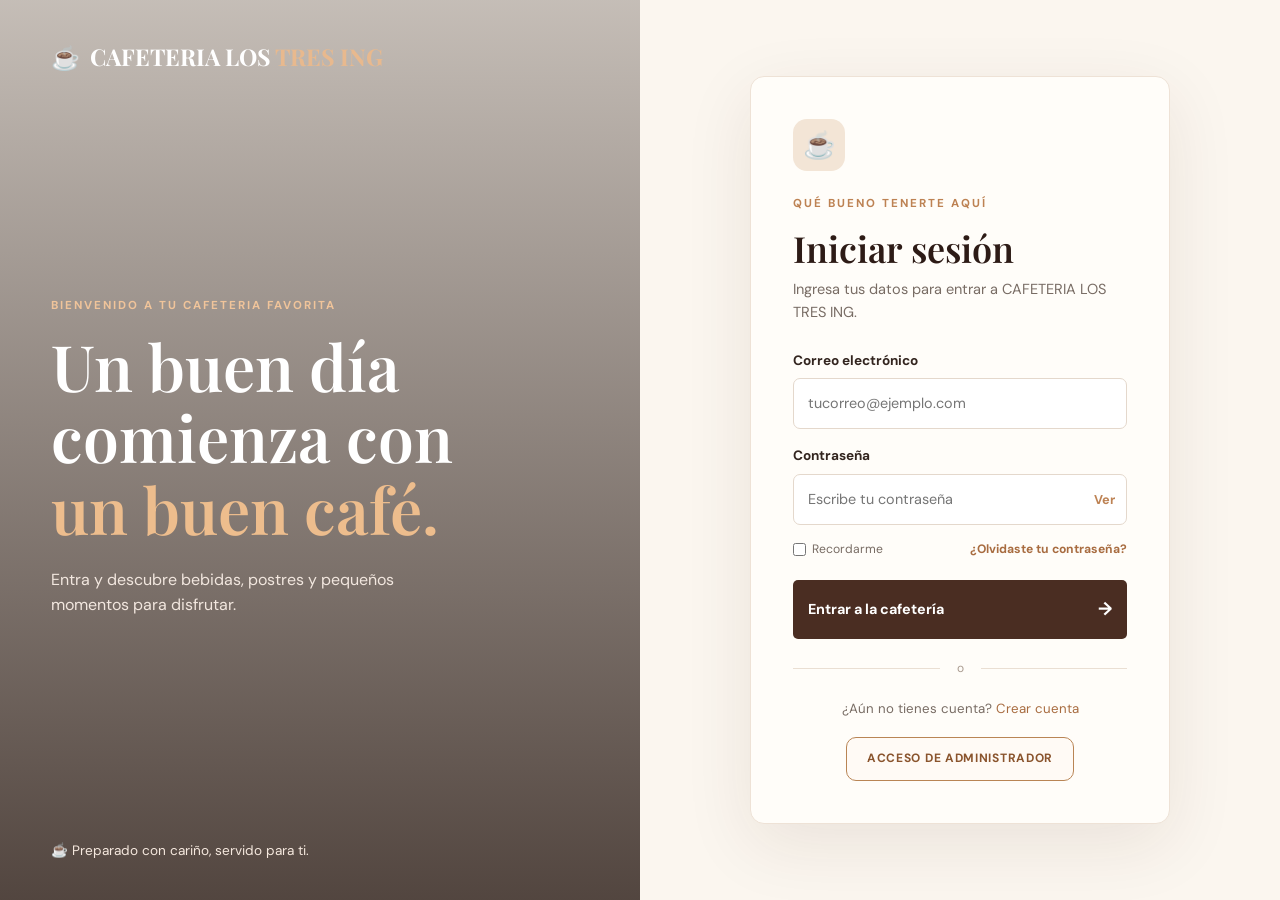
<file: index.html>
<!DOCTYPE html>
<html lang="es">
<head>
  <meta charset="UTF-8">
  <meta name="viewport" content="width=device-width, initial-scale=1.0">
  <title>Iniciar sesión | Cafeteria Los Tres ING</title>
  <link rel="stylesheet" href="styles.css">

  <style>
    .admin-access-box {
      display: flex;
      justify-content: center;
      margin-top: 18px;
    }
    .admin-access-box a {
      display: inline-block;
      padding: 11px 20px;
      border: 1.5px solid #b98555;
      border-radius: 10px;
      background: #fffaf5;
      color: #8a542d;
      font-size: 12px;
      font-weight: 700;
      letter-spacing: .7px;
      text-decoration: none;
      text-align: center;
      transition: background .2s ease, color .2s ease, transform .2s ease;
    }
    .admin-access-box a:hover {
      background: #8a542d;
      color: #fff;
      transform: translateY(-1px);
    }
  </style>

</head>
<body class="login-page">
  <main class="login-shell">
    <section class="login-visual">
      <a class="logo login-logo" href="index.html"><span class="logo-icon">☕</span> CAFETERIA LOS <span>TRES ING</span></a>
      <div class="login-visual-copy">
        <p class="eyebrow">BIENVENIDO A TU CAFETERIA FAVORITA</p>
        <h1>Un buen día<br>comienza con<br><span>un buen café.</span></h1>
        <p>Entra y descubre bebidas, postres y pequeños momentos para disfrutar.</p>
      </div>
      <p class="login-caption">☕ Preparado con cariño, servido para ti.</p>
    </section>

    <section class="login-form-side">
      <form class="login-card" id="loginForm">
        <div class="login-mark">☕</div>
        <p class="eyebrow">QUÉ BUENO TENERTE AQUÍ</p>
        <h2>Iniciar sesión</h2>
        <p class="login-intro" id="loginIntro">Ingresa tus datos para entrar a CAFETERIA LOS TRES ING.</p>

        <label for="email">Correo electrónico</label>
        <input id="email" name="email" type="email" placeholder="tucorreo@ejemplo.com" autocomplete="username" required>

        <div id="nameField" class="register-field" hidden>
          <label for="fullName">Nombre completo</label>
          <input id="fullName" name="fullName" type="text" placeholder="Tu nombre" autocomplete="name">
        </div>

        <label for="password">Contraseña</label>
        <div class="password-wrap">
          <input id="password" name="password" type="password" placeholder="Escribe tu contraseña" autocomplete="current-password" required minlength="4">
          <button type="button" id="togglePassword" class="show-password" aria-label="Mostrar contraseña">Ver</button>
        </div>

        <div class="login-options">
          <label class="remember"><input type="checkbox" id="remember"> Recordarme</label>
          <a href="#" id="forgotLink">¿Olvidaste tu contraseña?</a>
        </div>

        <p class="form-message" id="formMessage" role="status"></p>
        <button class="button button-primary login-submit" type="submit">Entrar a la cafetería <span>→</span></button>

        <div class="login-divider"><span>o</span></div>
        <p class="register-copy" id="registerCopy">¿Aún no tienes cuenta? <button type="button" id="showRegister">Crear cuenta</button></p>
        <div class="admin-access-box">
          <a href="admin.html">ACCESO DE ADMINISTRADOR</a>
        </div>
      </form>
    </section>
  </main>
  <script src="login.js"></script>
</body>
</html>
</file>
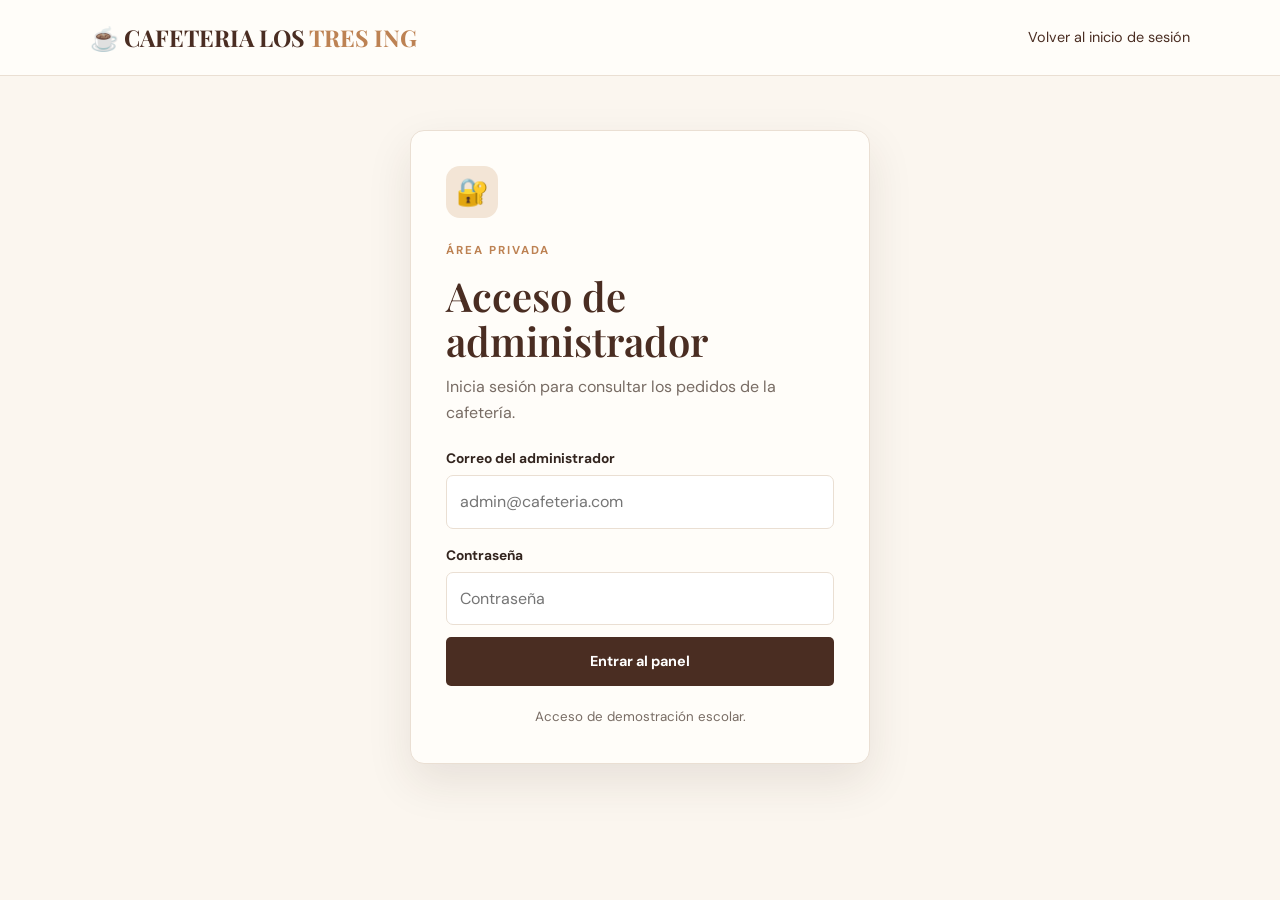
<file: admin.html>
<!DOCTYPE html>
<html lang="es">
<head>
  <meta charset="UTF-8">
  <meta name="viewport" content="width=device-width, initial-scale=1.0">
  <title>Administrador | CAFETERIA LOS TRES ING</title>
  <link rel="stylesheet" href="styles.css">

  <style>
    .worker-management {
      margin: 28px 0;
      padding: 24px;
      border: 1px solid #dfd2c5;
      border-radius: 16px;
      background: #fffdfb;
    }
    .worker-management h2 { margin: 0 0 8px; }
    .worker-management p { margin-top: 6px; }
    .worker-form {
      display: grid;
      grid-template-columns: repeat(auto-fit, minmax(180px, 1fr));
      gap: 14px;
      align-items: end;
      margin-top: 18px;
    }
    .worker-form label {
      display: block;
      margin-bottom: 7px;
      font-weight: 600;
    }
    .worker-form input {
      box-sizing: border-box;
      width: 100%;
      min-width: 0;
    }
    .worker-list {
      display: grid;
      gap: 10px;
      margin-top: 16px;
    }
    .worker-card {
      display: flex;
      flex-wrap: wrap;
      align-items: center;
      justify-content: space-between;
      gap: 12px;
      padding: 14px 16px;
      border: 1px solid #eadfd5;
      border-radius: 12px;
      background: #fff;
    }
    .worker-card strong, .worker-card small { display: block; }
    .worker-card small { margin-top: 4px; color: #76685e; }
    .worker-delete {
      border: 1px solid #b84b43;
      border-radius: 8px;
      padding: 9px 13px;
      background: #fff;
      color: #a3332d;
      font-weight: 700;
      cursor: pointer;
    }
    .worker-delete:hover { background: #fff1ef; }
    .worker-empty { padding: 16px; border-radius: 10px; background: #f7f1eb; }
    @media (max-width: 600px) {
      .worker-management { padding: 16px; }
      .worker-form button { width: 100%; }
    }
  </style>


  <style>
    .order-status-actions {
      display: flex;
      flex-wrap: wrap;
      gap: 9px;
      margin-top: 16px;
      padding-top: 14px;
      border-top: 1px solid #eadfd3;
    }
    .order-status-actions button {
      border: 0;
      border-radius: 8px;
      padding: 9px 13px;
      font-weight: 700;
      cursor: pointer;
    }
    .order-status-actions button:disabled {
      opacity: .55;
      cursor: not-allowed;
    }
    .status-progress-btn { background: #fff0d8; color: #87520b; }
    .status-complete-btn { background: #e4f4e8; color: #24643a; }
    .status-current-note { color: #76685e; font-size: .85rem; margin-top: 10px; }
    .order-status.pending { background: #fff0d8; color: #87520b; }
    .order-status.processing { background: #e5efff; color: #28558e; }
    .order-status.completed { background: #e4f4e8; color: #24643a; }
    @media (max-width: 600px) {
      .order-status-actions button { flex: 1 1 100%; }
    }
  </style>

</head>
<body class="admin-page">
  <header class="admin-header">
    <a class="logo" href="home.html">☕ CAFETERIA LOS <span>TRES ING</span></a>
    <a href="index.html">Volver al inicio de sesión</a>
  </header>
  <main class="admin-main">
    <section class="admin-login" id="adminLogin">
      <div class="login-mark">🔐</div>
      <p class="eyebrow">ÁREA PRIVADA</p>
      <h1>Acceso de administrador</h1>
      <p>Inicia sesión para consultar los pedidos de la cafetería.</p>
      <form id="adminLoginForm">
        <label for="adminEmail">Correo del administrador</label>
        <input id="adminEmail" type="email" placeholder="admin@cafeteria.com" required>
        <label for="adminPassword">Contraseña</label>
        <input id="adminPassword" type="password" placeholder="Contraseña" required>
        <p class="form-message" id="adminMessage" role="status"></p>
        <button class="button button-primary" type="submit">Entrar al panel</button>
      </form>
      <small>Acceso de demostración escolar.</small>
    </section>

    <section class="admin-dashboard" id="adminDashboard" hidden>
      <div class="admin-title-row">
        <div><p class="eyebrow">PANEL DE CONTROL</p><h1>Administración de pedidos</h1><p>Consulta los pedidos realizados y los que fueron cancelados.</p></div>
        <button class="button button-outline" id="adminLogout">Cerrar sesión</button>
      </div>

      <section class="worker-management" id="workerManagement" hidden>
        <div class="worker-heading">
          <div>
            <p class="eyebrow">CUENTAS DEL PERSONAL</p>
            <h2>Administrar trabajadores</h2>
            <p>Estas cuentas son independientes de las cuentas de los clientes.</p>
          </div>
        </div>
        <form id="workerForm" class="worker-form">
          <div>
            <label for="workerName">Nombre del trabajador</label>
            <input id="workerName" type="text" placeholder="Nombre completo" required>
          </div>
          <div>
            <label for="workerEmail">Correo electrónico</label>
            <input id="workerEmail" type="email" placeholder="trabajador@cafeteria.com" required>
          </div>
          <div>
            <label for="workerPassword">Contraseña</label>
            <input id="workerPassword" type="password" placeholder="Mínimo 4 caracteres" minlength="4" required>
          </div>
          <button class="button button-primary" type="submit">Agregar trabajador</button>
        </form>
        <p class="form-message" id="workerMessage" role="status"></p>
        <div id="workerList" class="worker-list"></div>
      </section>

      <div class="admin-stats">
        <article><span>Total de pedidos</span><strong id="totalOrders">0</strong></article>
        <article><span>Pedidos activos</span><strong id="activeOrders">0</strong></article>
        <article><span>Pedidos cancelados</span><strong id="cancelledOrders">0</strong></article>
      </div>
      <div class="admin-toolbar">
        <div><h2>Pedidos registrados</h2><p id="ordersDescription">Todos los pedidos de la cafetería.</p></div>
        <div class="admin-filters">
          <button class="admin-filter active" data-status="Todos">Todos</button>
          <button class="admin-filter" data-status="Pendiente">Pendientes</button>
          <button class="admin-filter" data-status="En proceso">En proceso</button>
          <button class="admin-filter" data-status="Completado">Completados</button>
          <button class="admin-filter" data-status="Cancelado">Cancelados</button>
        </div>
      </div>
      <div id="adminOrders" class="admin-orders"></div>
      <p class="admin-footnote">Los pedidos se guardan en el almacenamiento local del navegador utilizado para esta demostración.</p>
    </section>
  </main>
  <script src="admin.js"></script>
</body>
</html>
</file>
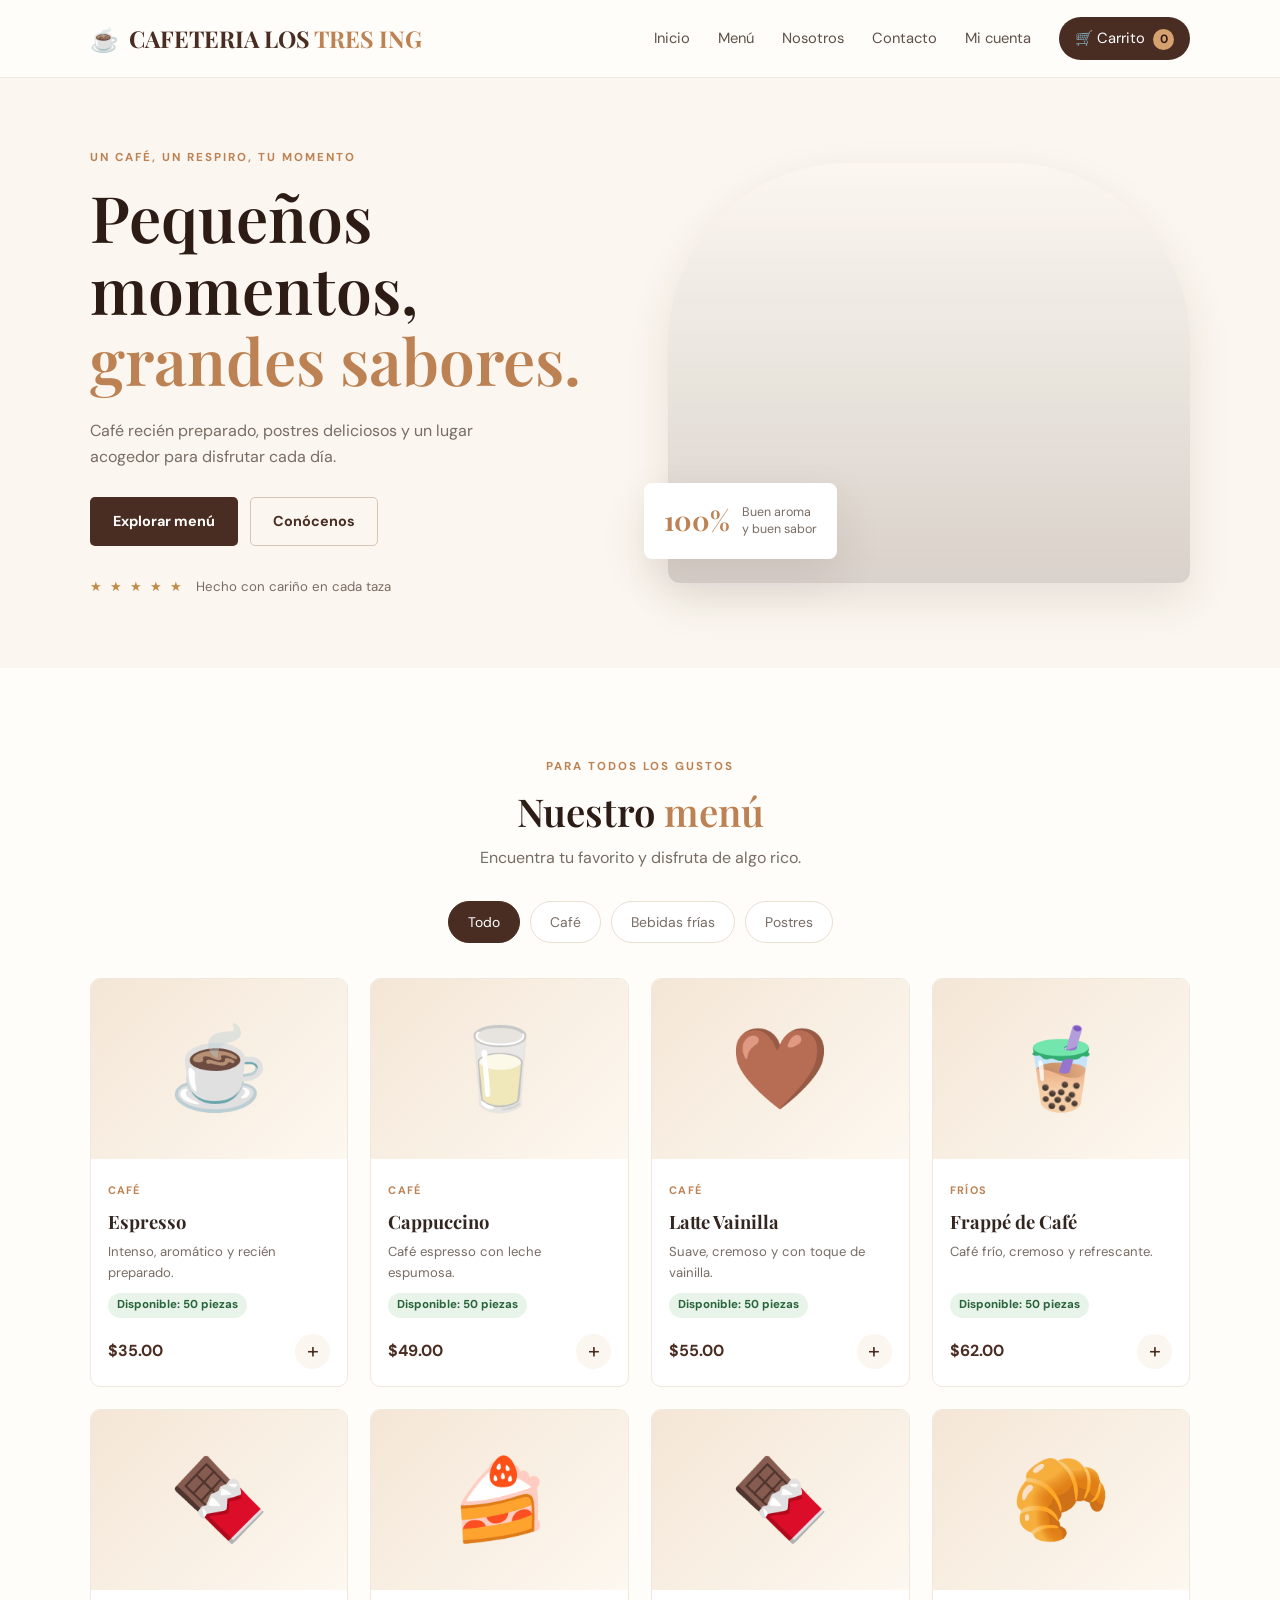
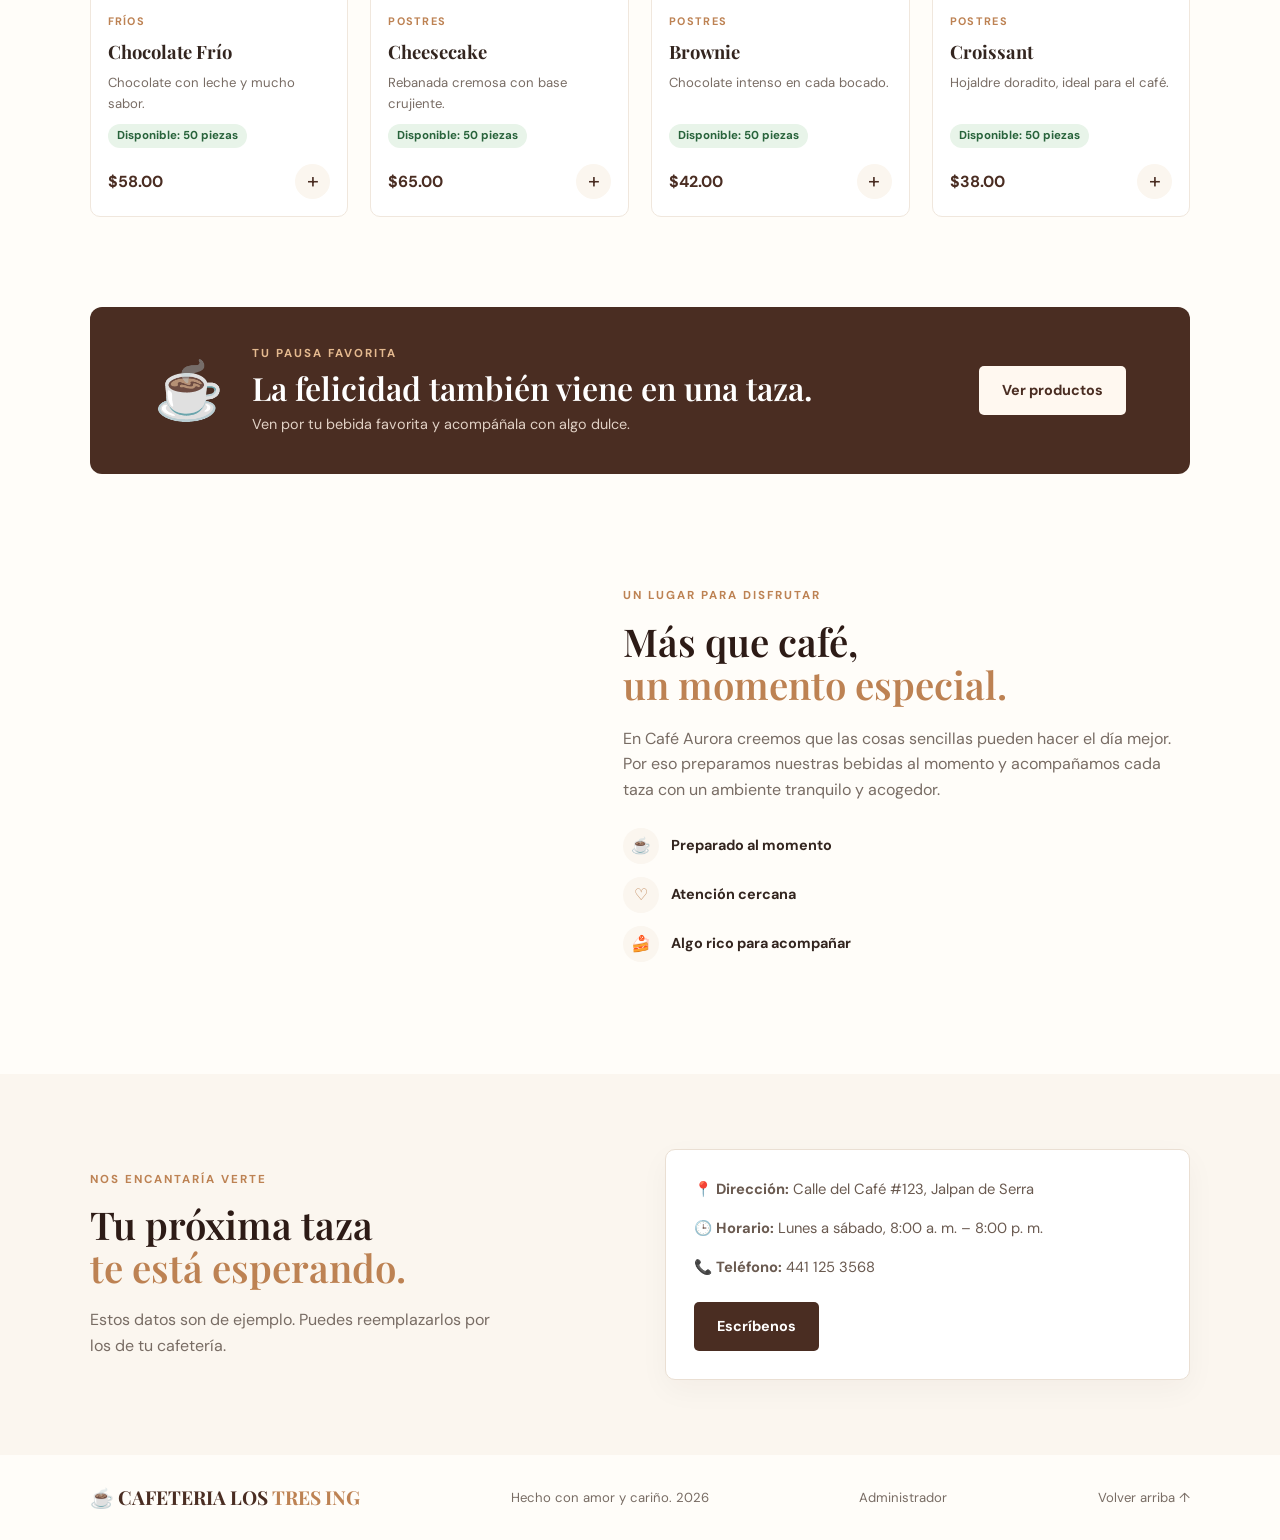
<file: home.html>
<!DOCTYPE html>
<html lang="es">
<head>
  <meta charset="UTF-8">
  <meta name="viewport" content="width=device-width, initial-scale=1.0">
  <meta name="description" content="CAFETERIA LOS TRES ING: café, bebidas y postres preparados con cariño.">
  <title>CAFETERIA LOS TRES ING | Un momento para ti</title>
  <link rel="stylesheet" href="styles.css">
</head>
<body>
  <header class="header">
    <a class="logo" href="#inicio"><span class="logo-icon">☕</span> CAFETERIA LOS <span>TRES ING</span></a>
    <button class="menu-toggle" id="menuToggle" aria-label="Abrir menú">☰</button>
    <nav id="nav">
      <a href="#inicio">Inicio</a>
      <a href="#menu">Menú</a>
      <a href="#nosotros">Nosotros</a>
      <a href="#contacto">Contacto</a>
      <a href="index.html" id="accountLink">Mi cuenta</a>
      <button class="cart-button" id="openCart">🛒 Carrito <span id="cartCount">0</span></button>
    </nav>
  </header>

  <main>
    <section class="hero" id="inicio">
      <div class="hero-content">
        <p class="eyebrow">UN CAFÉ, UN RESPIRO, TU MOMENTO</p>
        <h1>Pequeños momentos,<br><span>grandes sabores.</span></h1>
        <p class="hero-description">Café recién preparado, postres deliciosos y un lugar acogedor para disfrutar cada día.</p>
        <div class="hero-actions">
          <a class="button button-primary" href="#menu">Explorar menú</a>
          <a class="button button-outline" href="#nosotros">Conócenos</a>
        </div>
        <div class="hero-note"><span>★ ★ ★ ★ ★</span> Hecho con cariño en cada taza</div>
      </div>
      <div class="hero-image" role="img" aria-label="Taza de café en una mesa acogedora">
        <div class="image-badge"><strong>100%</strong><span>Buen aroma<br>y buen sabor</span></div>
      </div>
    </section>

    <section class="section menu-section" id="menu">
      <div class="section-heading">
        <p class="eyebrow">PARA TODOS LOS GUSTOS</p>
        <h2>Nuestro <span>menú</span></h2>
        <p>Encuentra tu favorito y disfruta de algo rico.</p>
      </div>
      <div class="filters" role="group" aria-label="Filtrar productos">
        <button class="filter active" data-filter="Todos">Todo</button>
        <button class="filter" data-filter="Café">Café</button>
        <button class="filter" data-filter="Fríos">Bebidas frías</button>
        <button class="filter" data-filter="Postres">Postres</button>
      </div>
      <div class="product-grid" id="productGrid"></div>
    </section>

    <section class="promo">
      <div class="promo-icon">☕</div>
      <div>
        <p class="eyebrow">TU PAUSA FAVORITA</p>
        <h2>La felicidad también viene en una taza.</h2>
        <p>Ven por tu bebida favorita y acompáñala con algo dulce.</p>
      </div>
      <a class="button button-light" href="#menu">Ver productos</a>
    </section>

    <section class="section about-section" id="nosotros">
      <div class="about-photo" role="img" aria-label="Interior cálido de una cafetería"></div>
      <div class="about-copy">
        <p class="eyebrow">UN LUGAR PARA DISFRUTAR</p>
        <h2>Más que café,<br><span>un momento especial.</span></h2>
        <p>En Café Aurora creemos que las cosas sencillas pueden hacer el día mejor. Por eso preparamos nuestras bebidas al momento y acompañamos cada taza con un ambiente tranquilo y acogedor.</p>
        <div class="about-points">
          <div><span>☕</span><strong>Preparado al momento</strong></div>
          <div><span>♡</span><strong>Atención cercana</strong></div>
          <div><span>🍰</span><strong>Algo rico para acompañar</strong></div>
        </div>
      </div>
    </section>

    <section class="contact-section" id="contacto">
      <div>
        <p class="eyebrow">NOS ENCANTARÍA VERTE</p>
        <h2>Tu próxima taza<br><span>te está esperando.</span></h2>
        <p>Estos datos son de ejemplo. Puedes reemplazarlos por los de tu cafetería.</p>
      </div>
      <div class="contact-card">
        <p>📍 <strong>Dirección:</strong> Calle del Café #123, Jalpan de Serra</p>
        <p>🕒 <strong>Horario:</strong> Lunes a sábado, 8:00 a. m. – 8:00 p. m.</p>
        <p>📞 <strong>Teléfono:</strong> 441 125 3568</p>
        <a class="button button-primary" href="mailto:hola@cafeterialosing.example">Escríbenos</a>
      </div>
    </section>
  </main>

  <footer>
    <a class="logo footer-logo" href="#inicio">☕ CAFETERIA LOS <span>TRES ING</span></a>
    <p>Hecho con amor y cariño.  <span id="year"></span></p>
    <a href="admin.html">Administrador</a>
    <a href="#inicio">Volver arriba ↑</a>
  </footer>

  <div class="cart-overlay" id="cartOverlay" aria-hidden="true">
    <aside class="cart-panel" role="dialog" aria-modal="true" aria-labelledby="cartTitle">
      <div class="cart-heading">
        <h2 id="cartTitle">Tu carrito 🛒</h2>
        <button id="closeCart" class="close-button" aria-label="Cerrar carrito">×</button>
      </div>
      <div id="cartItems" class="cart-items"><p class="empty-cart">Todavía no agregas productos.</p></div>
      <div class="cart-total"><span>Total</span><strong id="cartTotal">$0.00</strong></div>
      <button class="button button-primary checkout-button" id="checkout">Finalizar pedido</button>
      <p class="cart-note">Demostración escolar: no se realizan pagos reales.</p>
    </aside>
  </div>

  <div class="toast" id="toast" role="status"></div>

  <div class="ticket-overlay" id="ticketOverlay" aria-hidden="true">
    <section class="ticket-card" role="dialog" aria-modal="true" aria-labelledby="ticketTitle">
      <div class="ticket-actions">
        <button type="button" class="ticket-close" id="closeTicket" aria-label="Cerrar">×</button>
      </div>
      <div id="ticketContent"></div>
      <div class="ticket-buttons">
        <button type="button" class="button button-primary" id="printTicket">Imprimir ticket</button>
        <button type="button" class="button button-outline" id="cancelOrder">Cancelar pedido</button>
        <button type="button" class="button button-outline" id="finishTicket">Aceptar</button>
      </div>
    </section>
  </div>
  <script src="script.js"></script>
</body>
</html>
</file>
<file: styles.css>
@import url('https://fonts.googleapis.com/css2?family=DM+Sans:wght@400;500;600;700&family=Playfair+Display:wght@500;600;700&display=swap');

:root {
  --coffee: #4a2d22;
  --coffee-dark: #2d1b16;
  --caramel: #bd8253;
  --cream: #fbf6ef;
  --paper: #fffdf9;
  --text: #33251f;
  --muted: #786c64;
  --line: #eadfd3;
  --shadow: 0 18px 45px rgba(61, 37, 25, .10);
}
* { box-sizing: border-box; margin: 0; padding: 0; }
html { scroll-behavior: smooth; scroll-padding-top: 90px; }
body { font-family: 'DM Sans', sans-serif; background: var(--paper); color: var(--text); line-height: 1.6; }
a { color: inherit; text-decoration: none; }
button { font: inherit; cursor: pointer; }
.header { height: 78px; padding: 0 7%; display: flex; justify-content: space-between; align-items: center; background: rgba(255,253,249,.96); border-bottom: 1px solid #f1e9df; position: sticky; top: 0; z-index: 10; }
.logo { font-family: 'Playfair Display', serif; font-weight: 700; font-size: 1.45rem; color: var(--coffee); white-space: nowrap; }
.logo span:last-child { color: var(--caramel); }
.logo-icon { margin-right: 5px; }
nav { display: flex; align-items: center; gap: 28px; font-size: .92rem; }
nav a { color: #5f5149; transition: color .2s; }
nav a:hover, footer a:hover { color: var(--caramel); }
.cart-button { border: 0; background: var(--coffee); color: white; border-radius: 30px; padding: 10px 16px; }
#cartCount { display: inline-grid; place-items: center; min-width: 21px; height: 21px; margin-left: 4px; background: #d7a16f; border-radius: 50%; color: var(--coffee-dark); font-size: .75rem; font-weight: 700; }
.menu-toggle { display: none; border: 0; background: transparent; color: var(--coffee); font-size: 1.6rem; }
.hero { min-height: 590px; padding: 70px 7%; display: grid; grid-template-columns: 1fr 1fr; align-items: center; gap: 55px; background: var(--cream); }
.hero-content { max-width: 590px; }
.eyebrow { color: var(--caramel); letter-spacing: 2px; font-size: .72rem; font-weight: 700; margin-bottom: 14px; }
h1, h2 { font-family: 'Playfair Display', serif; font-weight: 600; line-height: 1.12; }
h1 { font-size: clamp(2.8rem, 5vw, 4.5rem); color: var(--coffee-dark); }
h1 span, h2 span { color: var(--caramel); }
.hero-description { color: var(--muted); max-width: 450px; margin: 22px 0 28px; }
.hero-actions { display: flex; flex-wrap: wrap; gap: 12px; }
.button { display: inline-flex; align-items: center; justify-content: center; padding: 12px 22px; border-radius: 5px; font-size: .9rem; font-weight: 700; border: 1px solid transparent; transition: transform .2s, background .2s; }
.button:hover { transform: translateY(-2px); }
.button-primary { background: var(--coffee); color: white; }
.button-primary:hover { background: var(--coffee-dark); }
.button-outline { border-color: #d7c5b5; color: var(--coffee); background: transparent; }
.hero-note { color: var(--muted); font-size: .83rem; margin-top: 30px; }
.hero-note span { color: #c28a46; letter-spacing: 2px; margin-right: 8px; }
.hero-image { min-height: 420px; position: relative; border-radius: 180px 180px 12px 12px; background: linear-gradient(0deg, rgba(37,22,14,.16), rgba(37,22,14,0)), url('https://images.unsplash.com/photo-1442512595331-e89e73853f31?auto=format&fit=crop&w=1100&q=85') center/cover; box-shadow: var(--shadow); }
.image-badge { position: absolute; bottom: 24px; left: -24px; display: flex; align-items: center; gap: 12px; background: white; border-radius: 8px; padding: 16px 20px; box-shadow: var(--shadow); }
.image-badge strong { font-family: 'Playfair Display', serif; color: var(--caramel); font-size: 1.7rem; }
.image-badge span { font-size: .78rem; line-height: 1.35; color: var(--muted); }
.section { padding: 90px 7%; }
.section-heading { text-align: center; max-width: 550px; margin: 0 auto 30px; }
h2 { font-size: clamp(2rem, 3vw, 3rem); color: var(--coffee-dark); }
.section-heading > p:last-child { color: var(--muted); margin-top: 12px; }
.filters { display: flex; justify-content: center; flex-wrap: wrap; gap: 10px; margin-bottom: 35px; }
.filter { border: 1px solid var(--line); border-radius: 30px; background: white; padding: 9px 19px; color: var(--muted); font-size: .87rem; }
.filter.active, .filter:hover { background: var(--coffee); border-color: var(--coffee); color: white; }
.product-grid { display: grid; grid-template-columns: repeat(4, minmax(0, 1fr)); gap: 22px; }
.product-card { background: white; border: 1px solid #f0e7dd; border-radius: 10px; overflow: hidden; transition: transform .25s, box-shadow .25s; }
.product-card:hover { transform: translateY(-5px); box-shadow: var(--shadow); }
.product-art { height: 180px; display: grid; place-items: center; font-size: 5rem; background: linear-gradient(135deg, #f4e6d6, #fdf8f0); }
.product-info { padding: 17px; }
.product-category { color: var(--caramel); font-size: .68rem; text-transform: uppercase; letter-spacing: 1.3px; font-weight: 700; }
.product-info h3 { font-family: 'Playfair Display', serif; font-size: 1.15rem; margin: 5px 0; }
.product-info p { font-size: .82rem; color: var(--muted); min-height: 42px; }
.product-bottom { display: flex; align-items: center; justify-content: space-between; gap: 8px; margin-top: 16px; }
.price { color: var(--coffee); font-weight: 700; }
.add-button { width: 35px; height: 35px; border: 0; border-radius: 50%; background: var(--cream); color: var(--coffee); font-size: 1.35rem; }
.add-button:hover { background: var(--coffee); color: white; }
.promo { margin: 0 7%; border-radius: 12px; padding: 38px 5%; background: var(--coffee); color: white; display: flex; align-items: center; gap: 28px; }
.promo-icon { font-size: 3.5rem; }
.promo .eyebrow { color: #e4b98f; margin-bottom: 6px; }
.promo h2 { color: white; font-size: clamp(1.5rem, 2.5vw, 2.25rem); }
.promo p:last-child { color: #e1d1c5; font-size: .9rem; margin-top: 8px; }
.promo > div:nth-child(2) { flex: 1; }
.button-light { background: #fff8f0; color: var(--coffee); white-space: nowrap; }
.about-section { display: grid; grid-template-columns: .9fr 1.1fr; gap: 70px; align-items: center; }
.about-photo { min-height: 420px; border-radius: 10px; background: url('https://images.unsplash.com/photo-1445116572660-236099ec97a0?auto=format&fit=crop&w=1000&q=85') center/cover; }
.about-copy > p:not(.eyebrow) { color: var(--muted); margin-top: 20px; }
.about-points { display: grid; gap: 13px; margin-top: 25px; }
.about-points div { display: flex; align-items: center; gap: 12px; }
.about-points span { display: grid; place-items: center; width: 36px; height: 36px; border-radius: 50%; background: var(--cream); color: var(--caramel); }
.about-points strong { font-size: .9rem; }
.contact-section { padding: 75px 7%; background: var(--cream); display: grid; grid-template-columns: 1fr 1fr; gap: 50px; align-items: center; }
.contact-section > div:first-child > p:last-child { color: var(--muted); max-width: 420px; margin-top: 18px; }
.contact-card { padding: 28px; background: white; border: 1px solid var(--line); border-radius: 10px; box-shadow: 0 10px 30px rgba(61,37,25,.04); }
.contact-card p { margin-bottom: 15px; color: #6a5a50; font-size: .92rem; }
.contact-card .button { margin-top: 8px; }
footer { padding: 27px 7%; display: flex; align-items: center; justify-content: space-between; gap: 15px; color: var(--muted); font-size: .82rem; }
.footer-logo { font-size: 1.2rem; }
.cart-overlay { position: fixed; inset: 0; z-index: 30; background: rgba(27,17,12,.45); opacity: 0; visibility: hidden; transition: .25s; }
.cart-overlay.open { opacity: 1; visibility: visible; }
.cart-panel { position: absolute; top: 0; right: 0; height: 100%; width: min(430px, 100%); background: var(--paper); padding: 25px; display: flex; flex-direction: column; transform: translateX(100%); transition: transform .25s; }
.cart-overlay.open .cart-panel { transform: translateX(0); }
.cart-heading { display: flex; justify-content: space-between; align-items: center; padding-bottom: 20px; border-bottom: 1px solid var(--line); }
.cart-heading h2 { font-size: 1.7rem; }
.close-button { border: 0; background: transparent; font-size: 2rem; color: var(--coffee); }
.cart-items { flex: 1; overflow: auto; padding: 15px 0; }
.empty-cart { color: var(--muted); text-align: center; padding: 35px 0; }
.cart-item { display: grid; grid-template-columns: 1fr auto; gap: 10px; padding: 13px 0; border-bottom: 1px solid var(--line); }
.cart-item small { display: block; color: var(--muted); }
.quantity-controls { display: flex; align-items: center; gap: 9px; margin-top: 7px; }
.quantity-controls button { width: 25px; height: 25px; border: 1px solid var(--line); border-radius: 50%; background: white; color: var(--coffee); }
.cart-total { display: flex; justify-content: space-between; padding: 20px 0; border-top: 1px solid var(--line); font-size: 1.1rem; }
.checkout-button { width: 100%; }
.cart-note { text-align: center; color: var(--muted); font-size: .75rem; margin-top: 12px; }
.toast { position: fixed; z-index: 40; bottom: 22px; left: 50%; transform: translate(-50%, 20px); opacity: 0; pointer-events: none; background: var(--coffee-dark); color: white; padding: 12px 20px; border-radius: 7px; font-size: .9rem; transition: .25s; }
.toast.show { opacity: 1; transform: translate(-50%, 0); }
@media (max-width: 1000px) {
  .header { padding: 0 5%; }
  nav { gap: 15px; }
  .hero, .section, .contact-section { padding-left: 5%; padding-right: 5%; }
  .product-grid { grid-template-columns: repeat(2, minmax(0, 1fr)); }
  .about-section { gap: 35px; }
}
@media (max-width: 700px) {
  .header { height: 68px; }
  .menu-toggle { display: block; }
  nav { display: none; position: absolute; top: 68px; left: 0; right: 0; padding: 22px 6%; background: var(--paper); border-bottom: 1px solid var(--line); flex-direction: column; align-items: stretch; gap: 18px; }
  nav.open { display: flex; }
  nav a { padding: 4px 0; }
  .cart-button { align-self: flex-start; }
  .hero { grid-template-columns: 1fr; padding-top: 55px; gap: 35px; }
  .hero-image { min-height: 330px; margin-left: 15px; }
  .image-badge { left: -15px; }
  .section { padding-top: 65px; padding-bottom: 65px; }
  .product-grid { gap: 13px; }
  .product-art { height: 135px; font-size: 3.7rem; }
  .product-info { padding: 13px; }
  .product-info h3 { font-size: 1rem; }
  .product-info p { font-size: .78rem; }
  .promo { margin: 0 5%; padding: 25px; flex-wrap: wrap; gap: 15px; }
  .promo-icon { font-size: 2.5rem; }
  .promo > div:nth-child(2) { flex-basis: calc(100% - 65px); }
  .promo .button { margin-left: 0; }
  .about-section, .contact-section { grid-template-columns: 1fr; gap: 30px; }
  .about-photo { min-height: 300px; }
  footer { flex-direction: column; text-align: center; padding: 25px 5%; }
}
@media (max-width: 390px) {
  .product-grid { grid-template-columns: 1fr; }
  .product-art { height: 180px; }
}


/* ===== Pantalla de inicio de sesión ===== */
.login-page { min-height: 100vh; background: var(--cream); }
.login-shell { min-height: 100vh; display: grid; grid-template-columns: 1fr 1fr; }
.login-visual { min-height: 100vh; padding: 38px 8%; display: flex; flex-direction: column; justify-content: space-between; color: white; background: linear-gradient(0deg, rgba(35,20,14,.78), rgba(35,20,14,.25)), url('https://images.unsplash.com/photo-1442512595331-e89e73853f31?auto=format&fit=crop&w=1300&q=85') center/cover; }
.login-logo { color: white; width: fit-content; }
.login-logo span:last-child { color: #e8b98e; }
.login-visual-copy { max-width: 540px; padding: 60px 0; }
.login-visual-copy .eyebrow { color: #f0c49a; }
.login-visual-copy h1 { color: white; font-size: clamp(3rem, 5vw, 4.7rem); }
.login-visual-copy h1 span { color: #edbd8d; }
.login-visual-copy > p:last-child { max-width: 410px; margin-top: 22px; color: #f2e7df; }
.login-caption { color: #f5e8de; font-size: .85rem; }
.login-form-side { display: grid; place-items: center; padding: 38px 24px; }
.login-card { width: min(100%, 420px); background: var(--paper); border: 1px solid #eee2d6; box-shadow: 0 20px 70px rgba(61,37,25,.09); border-radius: 14px; padding: clamp(25px, 4vw, 42px); }
.login-mark { display: grid; place-items: center; width: 52px; height: 52px; border-radius: 14px; background: #f3e5d6; font-size: 1.65rem; margin-bottom: 24px; }
.login-card h2 { font-size: 2.25rem; }
.login-intro { color: var(--muted); font-size: .91rem; margin: 10px 0 25px; }
.login-card > label { display: block; font-size: .85rem; font-weight: 700; margin: 16px 0 7px; }
.login-card input[type="email"], .login-card input[type="password"], .login-card input[type="text"] { width: 100%; border: 1px solid #e4d8cc; border-radius: 7px; background: white; padding: 13px 14px; outline: none; color: var(--text); font: inherit; font-size: .9rem; }
.login-card input:focus { border-color: var(--caramel); box-shadow: 0 0 0 3px rgba(189,130,83,.13); }
.password-wrap { position: relative; }
.password-wrap input { padding-right: 54px !important; }
.show-password { position: absolute; right: 12px; top: 50%; transform: translateY(-50%); border: 0; background: transparent; color: var(--caramel); font-weight: 700; font-size: .8rem; }
.login-options { display: flex; justify-content: space-between; align-items: center; gap: 10px; margin: 15px 0 20px; font-size: .76rem; }
.login-options a, .register-copy button { color: #a86c40; font-weight: 700; }
.remember { display: flex; align-items: center; gap: 6px; color: var(--muted); }
.remember input { accent-color: var(--coffee); }
.login-submit { width: 100%; padding: 14px; justify-content: space-between; }
.login-submit span { font-size: 1.15rem; }
.form-message { font-size: .82rem; margin: 0 0 10px; color: #9a4b30; min-height: 0; }
.form-message:empty { display: none; }
.login-divider { display: flex; align-items: center; gap: 12px; margin: 20px 0; color: #a99a8f; font-size: .75rem; }
.login-divider::before, .login-divider::after { content: ""; height: 1px; flex: 1; background: var(--line); }
.login-divider span { padding: 0 5px; }
.register-copy { text-align: center; color: var(--muted); font-size: .83rem; }
.register-copy button { border: 0; background: transparent; font: inherit; }
.demo-note { color: #a89b91; font-size: .68rem; text-align: center; margin-top: 22px; line-height: 1.45; }
@media (max-width: 800px) {
  .login-shell { grid-template-columns: 1fr; }
  .login-visual { min-height: 300px; padding: 24px 7%; }
  .login-visual-copy { padding: 45px 0 25px; }
  .login-visual-copy h1 { font-size: 2.8rem; }
  .login-caption { display: none; }
  .login-form-side { padding: 28px 18px; }
}


/* Cuenta del cliente y registro */
#accountLink { color: #5f5149; font-size: .92rem; }
#accountLink:hover { color: var(--caramel); }
.register-field[hidden] { display: none !important; }
.register-field label { display: block; font-size: .85rem; font-weight: 700; margin: 0 0 7px; }
.register-field input { width: 100%; border: 1px solid #e4d8cc; border-radius: 7px; background: white; padding: 13px 14px; outline: none; color: var(--text); font: inherit; font-size: .9rem; }
.register-field input:focus { border-color: var(--caramel); box-shadow: 0 0 0 3px rgba(189,130,83,.13); }

/* Ticket de compra */
.ticket-overlay { position: fixed; inset: 0; z-index: 60; display: grid; place-items: center; padding: 20px; background: rgba(27,17,12,.58); opacity: 0; visibility: hidden; transition: .2s; overflow-y: auto; }
.ticket-overlay.open { opacity: 1; visibility: visible; }
.ticket-card { width: min(100%, 520px); max-height: 95vh; overflow-y: auto; background: #fff; border-radius: 10px; padding: 24px 30px; box-shadow: 0 20px 70px rgba(0,0,0,.2); color: #33251f; }
.ticket-actions { display: flex; justify-content: flex-end; }
.ticket-close { border: 0; background: transparent; color: #6b574a; font-size: 1.8rem; line-height: 1; }
.ticket-brand { text-align: center; padding: 0 0 18px; border-bottom: 1px dashed #cdbbaa; }
.ticket-coffee { font-size: 2rem; }
.ticket-brand h2 { font-size: 1.45rem; color: #4a2d22; }
.ticket-brand p, .ticket-disclaimer { color: #786c64; font-size: .8rem; }
.ticket-meta { padding: 16px 0; font-size: .83rem; }
.ticket-meta p { margin: 3px 0; overflow-wrap: anywhere; }
.ticket-lines { border-top: 1px dashed #cdbbaa; border-bottom: 1px dashed #cdbbaa; padding: 10px 0; }
.ticket-line { display: grid; grid-template-columns: 1fr 48px 95px; gap: 8px; align-items: start; padding: 8px 0; font-size: .82rem; }
.ticket-line > :last-child { text-align: right; }
.ticket-line small { display: block; color: #786c64; font-size: .72rem; }
.ticket-line-head { font-weight: 700; color: #4a2d22; border-bottom: 1px solid #eadfd3; }
.ticket-total { display: flex; justify-content: space-between; padding: 17px 0; font-size: 1.1rem; color: #4a2d22; }
.ticket-thanks { text-align: center; font-family: 'Playfair Display', serif; font-size: 1.15rem; margin: 8px 0 3px; }
.ticket-disclaimer { text-align: center; }
.ticket-buttons { display: flex; gap: 10px; justify-content: center; margin-top: 20px; flex-wrap: wrap; }
@media (max-width: 700px) {
  #accountLink { padding: 4px 0; }
  .ticket-card { padding: 20px 16px; }
}
@media print {
  body * { visibility: hidden !important; }
  #ticketOverlay, #ticketOverlay * { visibility: visible !important; }
  #ticketOverlay { position: absolute; inset: 0; display: block; padding: 0; background: white; opacity: 1; visibility: visible; overflow: visible; }
  .ticket-card { width: 100%; max-width: 100%; max-height: none; overflow: visible; padding: 12px; box-shadow: none; border-radius: 0; }
  .ticket-actions, .ticket-buttons { display: none !important; }
}

/* Panel de administrador y consulta de pedidos */
.admin-page { min-height: 100vh; background: var(--cream); }
.admin-header { min-height: 76px; padding: 14px 7%; display: flex; align-items: center; justify-content: space-between; gap: 20px; background: var(--paper); border-bottom: 1px solid var(--line); }
.admin-header > a:last-child { color: var(--coffee); font-size: .9rem; }
.admin-main { width: min(1100px, 92%); margin: 48px auto; }
.admin-login { width: min(100%, 460px); margin: 6vh auto; padding: 35px; background: var(--paper); border: 1px solid var(--line); border-radius: 14px; box-shadow: var(--shadow); }
.admin-login h1, .admin-title-row h1 { font-family: 'Playfair Display', serif; color: var(--coffee); font-size: clamp(1.8rem, 4vw, 2.5rem); }
.admin-login > p:not(.eyebrow) { color: var(--muted); margin: 10px 0 22px; }
.admin-login form label { display: block; margin: 15px 0 6px; font-size: .86rem; font-weight: 700; }
.admin-login form input { width: 100%; padding: 13px; border: 1px solid var(--line); border-radius: 7px; background: white; font: inherit; }
.admin-login form .button { width: 100%; margin-top: 12px; }
.admin-login > small { display: block; color: var(--muted); text-align: center; margin-top: 20px; }
.admin-title-row { display: flex; justify-content: space-between; align-items: center; gap: 20px; margin-bottom: 28px; }
.admin-title-row p:last-child { color: var(--muted); margin-top: 7px; }
.admin-stats { display: grid; grid-template-columns: repeat(3, 1fr); gap: 16px; margin-bottom: 38px; }
.admin-stats article { background: var(--paper); border: 1px solid var(--line); border-radius: 10px; padding: 22px; }
.admin-stats span { display: block; color: var(--muted); font-size: .86rem; }
.admin-stats strong { display: block; color: var(--coffee); font-size: 2rem; margin-top: 5px; }
.admin-toolbar { display: flex; justify-content: space-between; align-items: center; gap: 18px; margin-bottom: 18px; }
.admin-toolbar h2 { color: var(--coffee); font-size: 1.35rem; }
.admin-toolbar p { color: var(--muted); font-size: .85rem; margin-top: 3px; }
.admin-filters { display: flex; flex-wrap: wrap; gap: 8px; }
.admin-filter { border: 1px solid var(--line); background: var(--paper); color: var(--coffee); border-radius: 25px; padding: 8px 15px; font-size: .82rem; }
.admin-filter.active { background: var(--coffee); border-color: var(--coffee); color: white; }
.admin-orders { display: grid; grid-template-columns: repeat(2, minmax(0, 1fr)); gap: 16px; }
.admin-order-card { padding: 20px; border: 1px solid var(--line); border-radius: 10px; background: var(--paper); }
.admin-order-top, .admin-order-bottom { display: flex; justify-content: space-between; align-items: center; gap: 12px; }
.admin-order-top > div strong, .admin-order-top small { display: block; }
.admin-order-top small, .admin-customer span, .cancelled-date { color: var(--muted); font-size: .78rem; }
.order-status { border-radius: 20px; padding: 5px 10px; font-size: .73rem; font-weight: 700; white-space: nowrap; }
.order-status.active-status { background: #e9f3e8; color: #3f7046; }
.order-status.cancelled { background: #f8e8e4; color: #9c4938; }
.admin-customer { display: flex; flex-direction: column; gap: 2px; margin: 17px 0 12px; }
.admin-order-items { border-top: 1px dashed var(--line); border-bottom: 1px dashed var(--line); padding: 10px 0; }
.admin-order-items div { display: flex; justify-content: space-between; gap: 12px; padding: 4px 0; font-size: .84rem; }
.admin-order-bottom { padding-top: 12px; color: var(--coffee); }
.admin-order-bottom strong { font-size: 1.1rem; }
.cancelled-date { display: block; margin-top: 10px; }
.admin-empty { grid-column: 1 / -1; padding: 45px 20px; background: var(--paper); border: 1px dashed var(--line); border-radius: 10px; text-align: center; color: var(--muted); }
.admin-footnote { color: var(--muted); font-size: .76rem; margin-top: 22px; }
.admin-login[hidden], .admin-dashboard[hidden] { display: none !important; }
@media (max-width: 700px) {
  .admin-header { padding: 14px 5%; align-items: flex-start; flex-direction: column; }
  .admin-main { margin: 28px auto; }
  .admin-title-row, .admin-toolbar { align-items: flex-start; flex-direction: column; }
  .admin-stats { gap: 8px; }
  .admin-stats article { padding: 13px; }
  .admin-stats span { font-size: .72rem; }
  .admin-stats strong { font-size: 1.5rem; }
  .admin-orders { grid-template-columns: 1fr; }
  .admin-login { padding: 25px 20px; }
}


/* Existencias visibles en el menú */
.stock-status {
  display: inline-flex;
  align-items: center;
  min-height: 24px;
  margin-top: 10px;
  padding: 3px 9px;
  border-radius: 20px;
  font-size: .72rem;
  font-weight: 700;
}
.stock-status.in-stock {
  color: #28633b;
  background: #e8f4e9;
}
.stock-status.out-stock {
  color: #9b3328;
  background: #fbe9e6;
}
.add-button:disabled {
  cursor: not-allowed;
  opacity: .45;
  background: #eee8e2;
  color: #8d8178;
}
</file>
